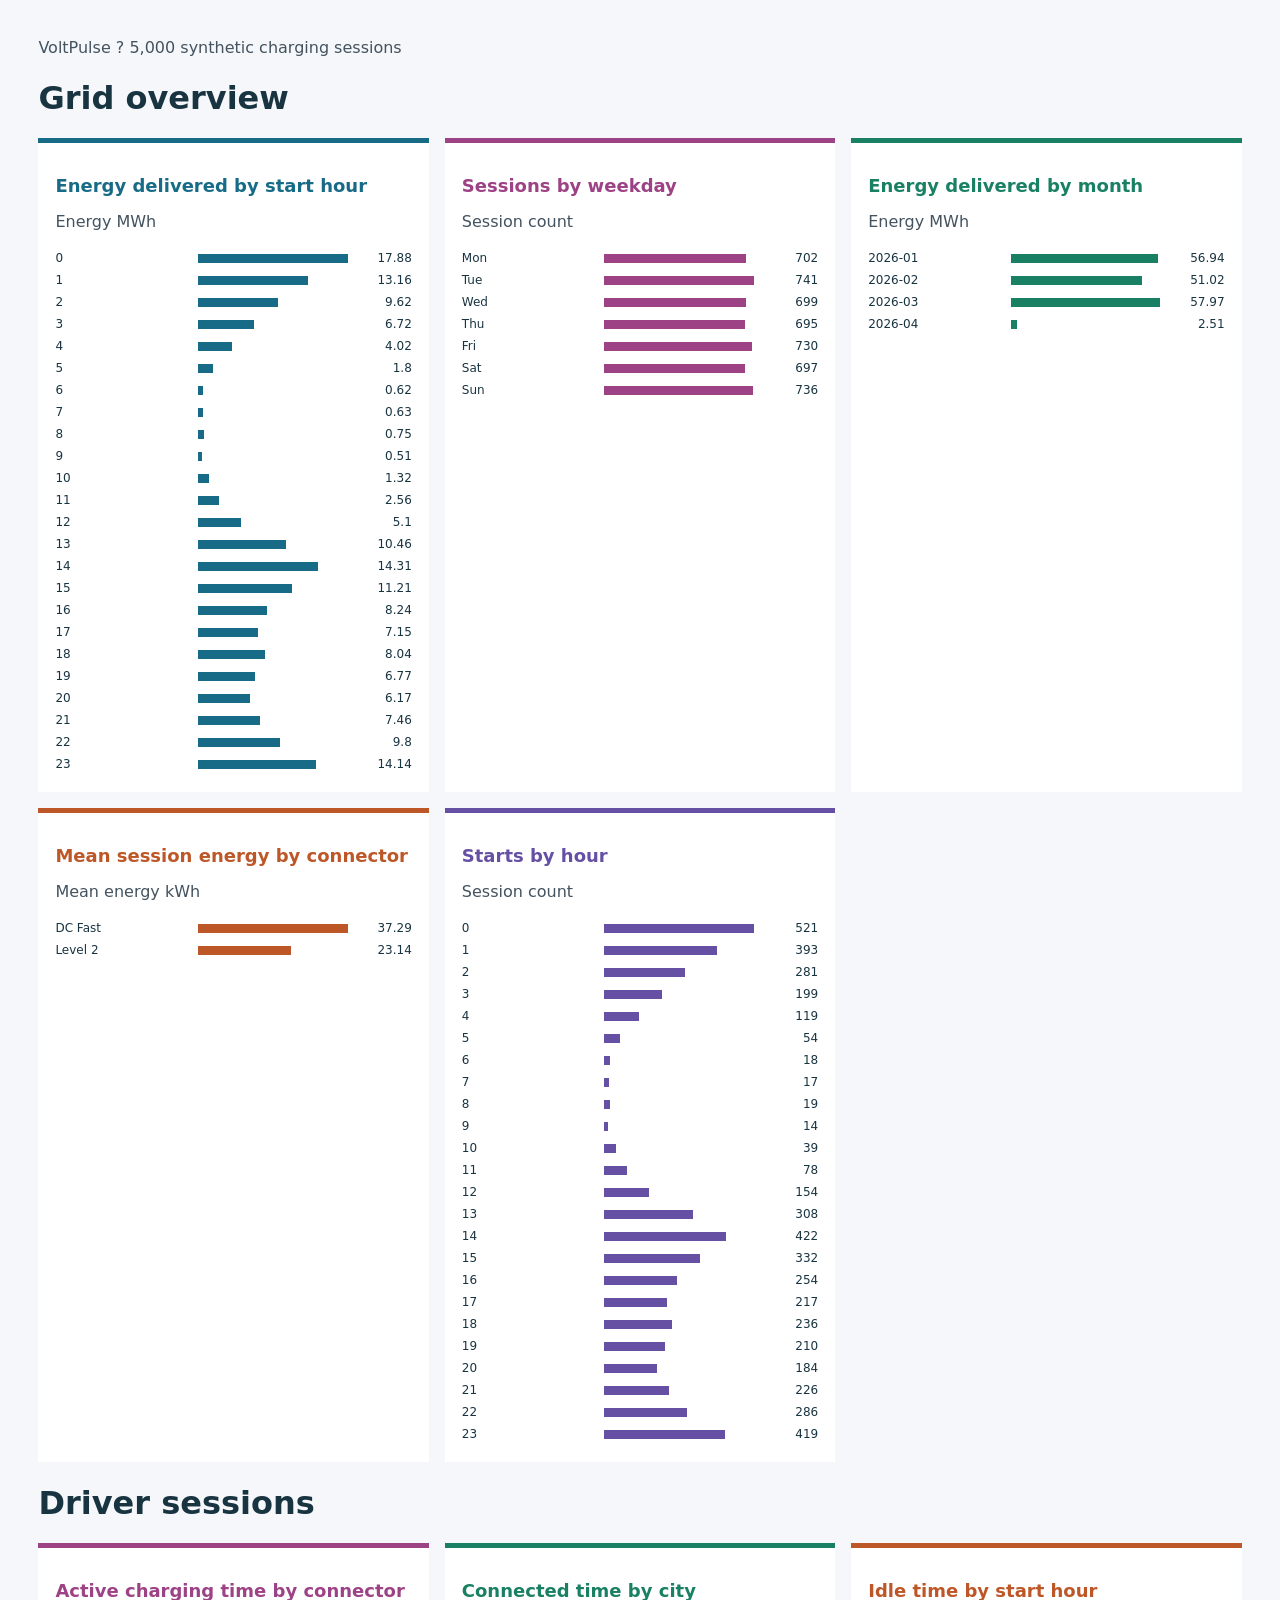
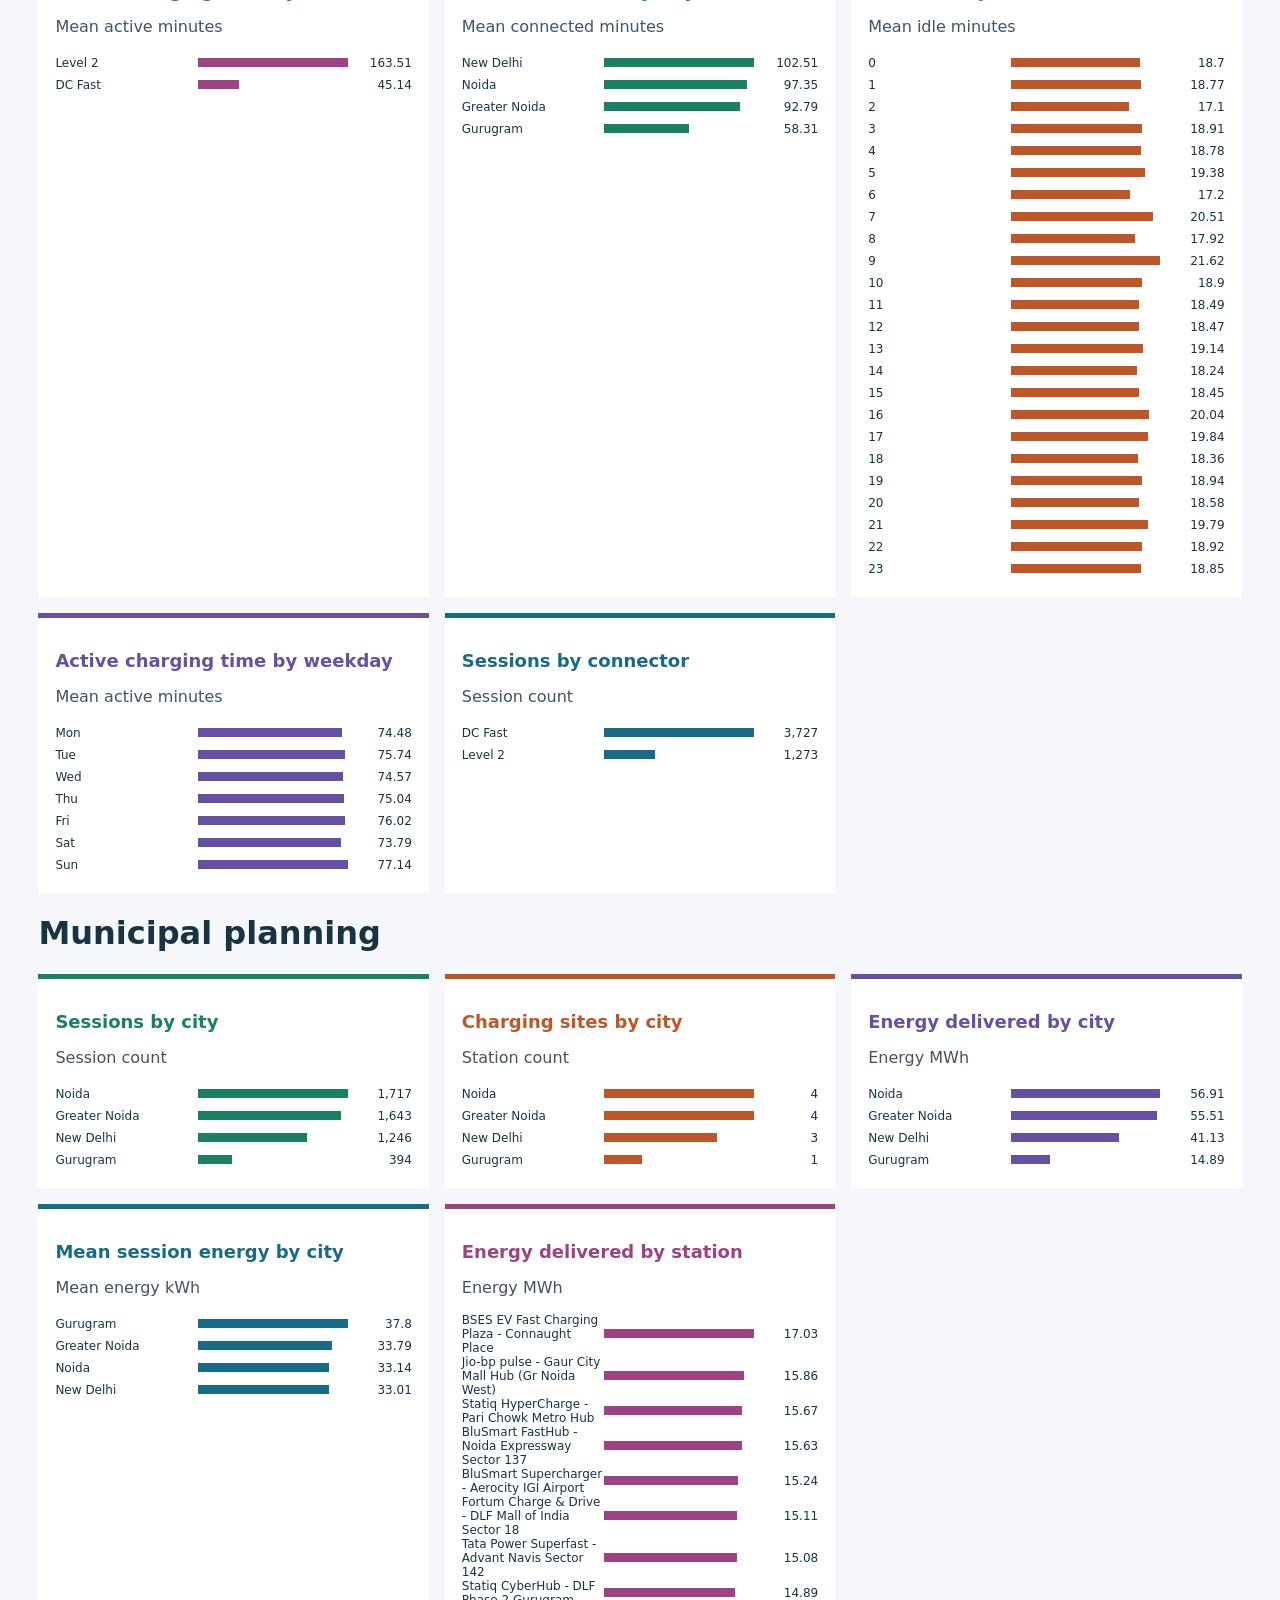
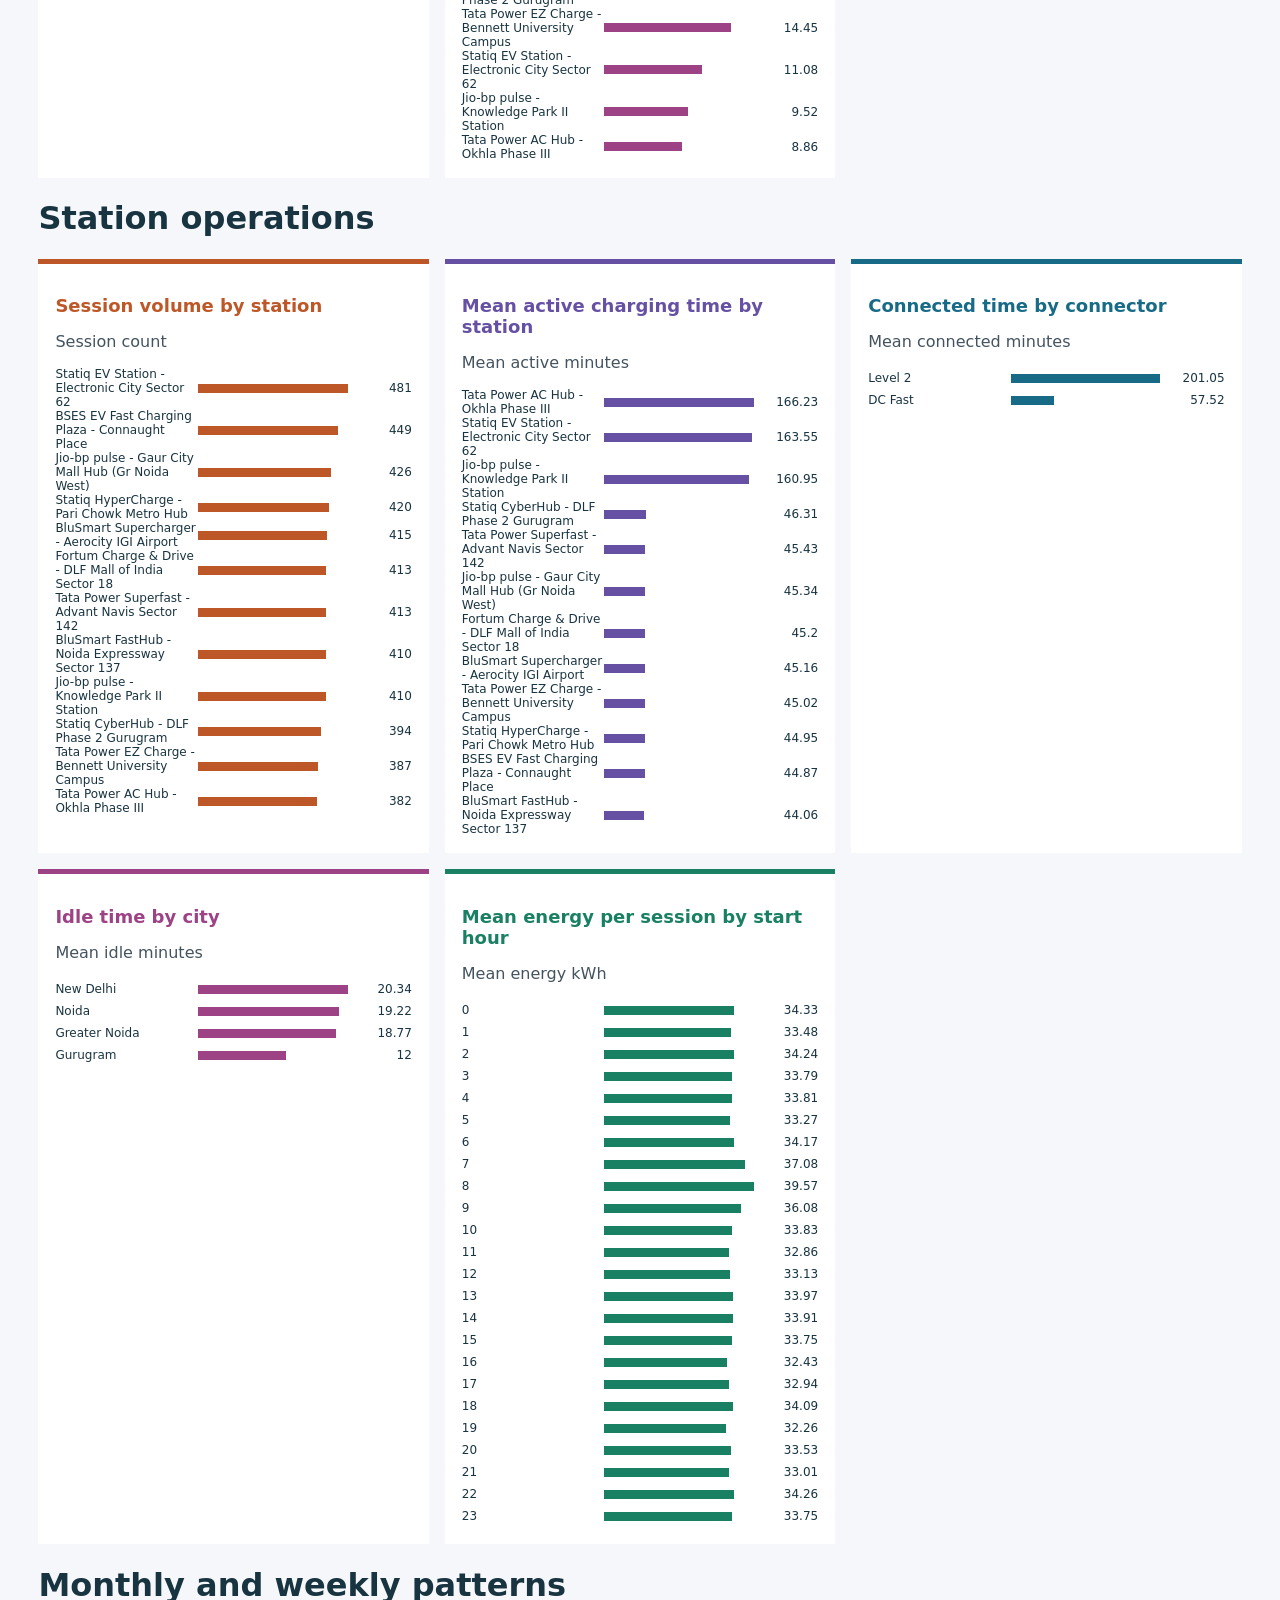
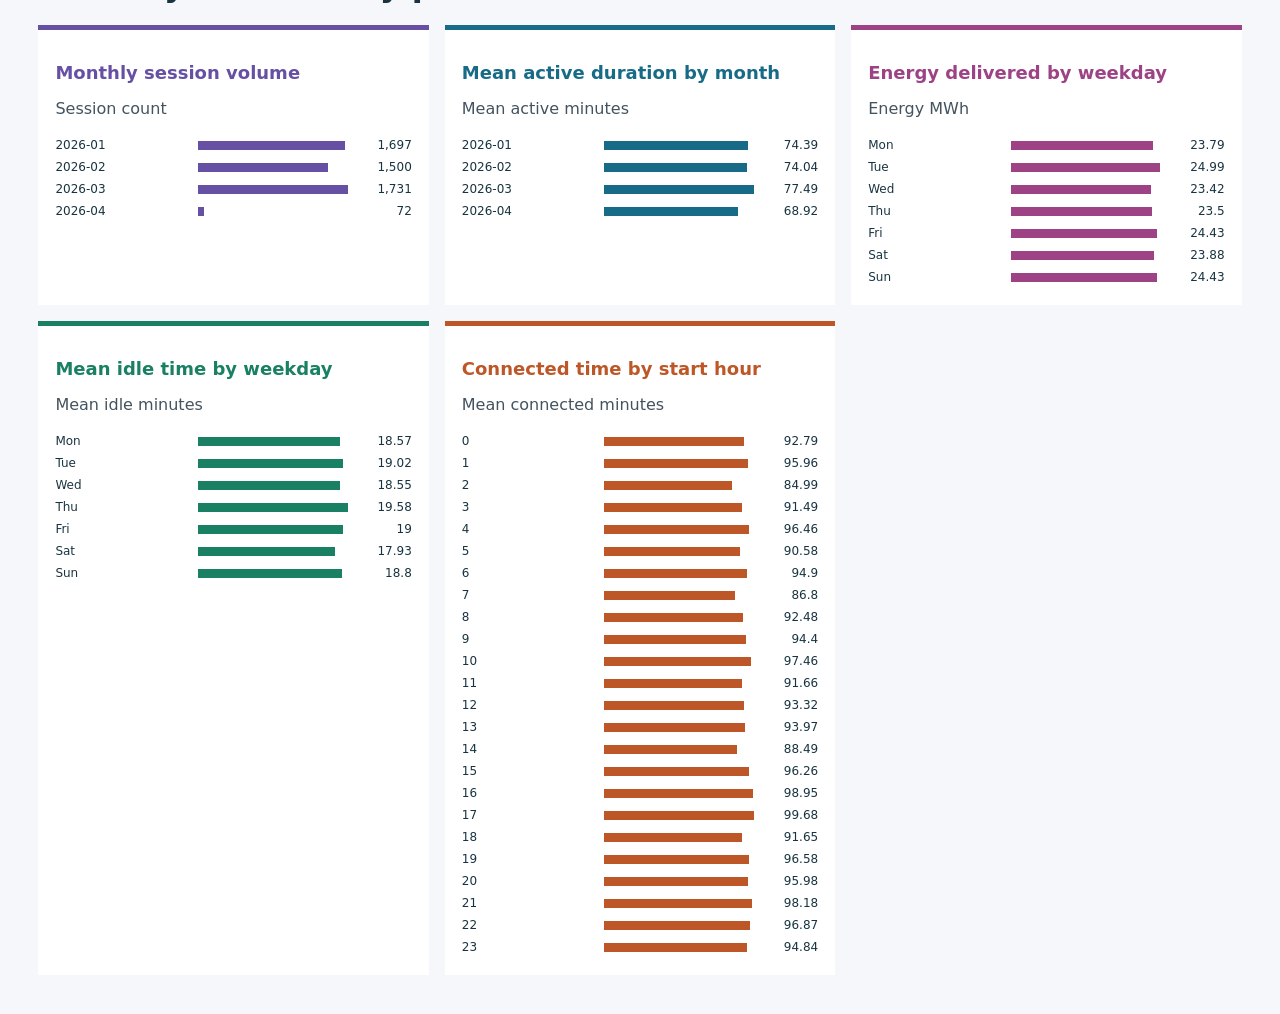
<file: PowerBI/Charts-preview.html>
<!doctype html><meta charset="utf-8"><meta name="viewport" content="width=device-width,initial-scale=1"><title>VoltPulse charts</title><style>body{margin:3vw;color:#193441;background:#f5f7fa;font:16px system-ui}main{display:grid;grid-template-columns:repeat(auto-fit,minmax(min(100%,380px),1fr));gap:16px}section{background:white;border-top:5px solid var(--c);padding:17px}h2{color:var(--c);font-size:18px}p{color:#43535f}section div{display:grid;grid-template-columns:40% 42% 18%;align-items:center;font-size:12px;min-height:22px}b{height:9px;background:var(--c)}span{text-align:right}</style><p>VoltPulse ? 5,000 synthetic charging sessions</p><h1>Grid overview</h1><main><section style="--c:#176B87"><h2>Energy delivered by start hour</h2><p>Energy MWh</p><div><label>0</label><b style="width:100%"></b><span>17.88</span></div><div><label>1</label><b style="width:73.5756872257066%"></b><span>13.16</span></div><div><label>2</label><b style="width:53.79485914969256%"></b><span>9.62</span></div><div><label>3</label><b style="width:37.59985551807449%"></b><span>6.72</span></div><div><label>4</label><b style="width:22.497133006683416%"></b><span>4.02</span></div><div><label>5</label><b style="width:10.045519634500987%"></b><span>1.8</span></div><div><label>6</label><b style="width:3.438994128464785%"></b><span>0.62</span></div><div><label>7</label><b style="width:3.524989949448101%"></b><span>0.63</span></div><div><label>8</label><b style="width:4.203898439941873%"></b><span>0.75</span></div><div><label>9</label><b style="width:2.8243308904481452%"></b><span>0.51</span></div><div><label>10</label><b style="width:7.378027676340358%"></b><span>1.32</span></div><div><label>11</label><b style="width:14.332059051954776%"></b><span>2.56</span></div><div><label>12</label><b style="width:28.529197482301814%"></b><span>5.1</span></div><div><label>13</label><b style="width:58.498014212235276%"></b><span>10.46</span></div><div><label>14</label><b style="width:80.00216946544485%"></b><span>14.31</span></div><div><label>15</label><b style="width:62.65209322662694%"></b><span>11.21</span></div><div><label>16</label><b style="width:46.0591492452441%"></b><span>8.24</span></div><div><label>17</label><b style="width:39.96535564975211%"></b><span>7.15</span></div><div><label>18</label><b style="width:44.98185309252269%"></b><span>8.04</span></div><div><label>19</label><b style="width:37.87433762809213%"></b><span>6.77</span></div><div><label>20</label><b style="width:34.499197353699486%"></b><span>6.17</span></div><div><label>21</label><b style="width:41.70752586444533%"></b><span>7.46</span></div><div><label>22</label><b style="width:54.780064849124294%"></b><span>9.8</span></div><div><label>23</label><b style="width:79.06969072257178%"></b><span>14.14</span></div></section><section style="--c:#9C4285"><h2>Sessions by weekday</h2><p>Session count</p><div><label>Mon</label><b style="width:94.73684210526316%"></b><span>702</span></div><div><label>Tue</label><b style="width:100%"></b><span>741</span></div><div><label>Wed</label><b style="width:94.33198380566802%"></b><span>699</span></div><div><label>Thu</label><b style="width:93.79217273954116%"></b><span>695</span></div><div><label>Fri</label><b style="width:98.51551956815115%"></b><span>730</span></div><div><label>Sat</label><b style="width:94.0620782726046%"></b><span>697</span></div><div><label>Sun</label><b style="width:99.32523616734143%"></b><span>736</span></div></section><section style="--c:#1A8063"><h2>Energy delivered by month</h2><p>Energy MWh</p><div><label>2026-01</label><b style="width:98.21131149101859%"></b><span>56.94</span></div><div><label>2026-02</label><b style="width:88.00465447460182%"></b><span>51.02</span></div><div><label>2026-03</label><b style="width:100%"></b><span>57.97</span></div><div><label>2026-04</label><b style="width:4.331900745019519%"></b><span>2.51</span></div></section><section style="--c:#BD5727"><h2>Mean session energy by connector</h2><p>Mean energy kWh</p><div><label>DC Fast</label><b style="width:100%"></b><span>37.29</span></div><div><label>Level 2</label><b style="width:62.06306281493518%"></b><span>23.14</span></div></section><section style="--c:#6650A4"><h2>Starts by hour</h2><p>Session count</p><div><label>0</label><b style="width:100%"></b><span>521</span></div><div><label>1</label><b style="width:75.43186180422265%"></b><span>393</span></div><div><label>2</label><b style="width:53.93474088291747%"></b><span>281</span></div><div><label>3</label><b style="width:38.1957773512476%"></b><span>199</span></div><div><label>4</label><b style="width:22.840690978886755%"></b><span>119</span></div><div><label>5</label><b style="width:10.36468330134357%"></b><span>54</span></div><div><label>6</label><b style="width:3.45489443378119%"></b><span>18</span></div><div><label>7</label><b style="width:3.2629558541266794%"></b><span>17</span></div><div><label>8</label><b style="width:3.6468330134357005%"></b><span>19</span></div><div><label>9</label><b style="width:2.6871401151631478%"></b><span>14</span></div><div><label>10</label><b style="width:7.485604606525912%"></b><span>39</span></div><div><label>11</label><b style="width:14.971209213051823%"></b><span>78</span></div><div><label>12</label><b style="width:29.558541266794627%"></b><span>154</span></div><div><label>13</label><b style="width:59.117082533589254%"></b><span>308</span></div><div><label>14</label><b style="width:80.99808061420346%"></b><span>422</span></div><div><label>15</label><b style="width:63.72360844529751%"></b><span>332</span></div><div><label>16</label><b style="width:48.75239923224568%"></b><span>254</span></div><div><label>17</label><b style="width:41.65067178502879%"></b><span>217</span></div><div><label>18</label><b style="width:45.297504798464495%"></b><span>236</span></div><div><label>19</label><b style="width:40.30710172744722%"></b><span>210</span></div><div><label>20</label><b style="width:35.31669865642994%"></b><span>184</span></div><div><label>21</label><b style="width:43.37811900191939%"></b><span>226</span></div><div><label>22</label><b style="width:54.89443378119002%"></b><span>286</span></div><div><label>23</label><b style="width:80.42226487523992%"></b><span>419</span></div></section></main><h1>Driver sessions</h1><main><section style="--c:#9C4285"><h2>Active charging time by connector</h2><p>Mean active minutes</p><div><label>Level 2</label><b style="width:100%"></b><span>163.51</span></div><div><label>DC Fast</label><b style="width:27.60776856570361%"></b><span>45.14</span></div></section><section style="--c:#1A8063"><h2>Connected time by city</h2><p>Mean connected minutes</p><div><label>New Delhi</label><b style="width:100%"></b><span>102.51</span></div><div><label>Noida</label><b style="width:94.96902636198293%"></b><span>97.35</span></div><div><label>Greater Noida</label><b style="width:90.51437625110297%"></b><span>92.79</span></div><div><label>Gurugram</label><b style="width:56.877607967383774%"></b><span>58.31</span></div></section><section style="--c:#BD5727"><h2>Idle time by start hour</h2><p>Mean idle minutes</p><div><label>0</label><b style="width:86.46659595968354%"></b><span>18.7</span></div><div><label>1</label><b style="width:86.7984482498765%"></b><span>18.77</span></div><div><label>2</label><b style="width:79.08756851365555%"></b><span>17.1</span></div><div><label>3</label><b style="width:87.43781674717619%"></b><span>18.91</span></div><div><label>4</label><b style="width:86.85618345650165%"></b><span>18.78</span></div><div><label>5</label><b style="width:89.63290865111078%"></b><span>19.38</span></div><div><label>6</label><b style="width:79.53780479299947%"></b><span>17.2</span></div><div><label>7</label><b style="width:94.8428606684324%"></b><span>20.51</span></div><div><label>8</label><b style="width:82.87313374447302%"></b><span>17.92</span></div><div><label>9</label><b style="width:99.99999999999999%"></b><span>21.62</span></div><div><label>10</label><b style="width:87.40090583438986%"></b><span>18.9</span></div><div><label>11</label><b style="width:85.52011784148152%"></b><span>18.49</span></div><div><label>12</label><b style="width:85.4084767599355%"></b><span>18.47</span></div><div><label>13</label><b style="width:88.50700190100932%"></b><span>19.14</span></div><div><label>14</label><b style="width:84.36804906577727%"></b><span>18.24</span></div><div><label>15</label><b style="width:85.33838701242131%"></b><span>18.45</span></div><div><label>16</label><b style="width:92.67384365431721%"></b><span>20.04</span></div><div><label>17</label><b style="width:91.76673937900752%"></b><span>19.84</span></div><div><label>18</label><b style="width:84.92569103169194%"></b><span>18.36</span></div><div><label>19</label><b style="width:87.60353693854428%"></b><span>18.94</span></div><div><label>20</label><b style="width:85.92238517852485%"></b><span>18.58</span></div><div><label>21</label><b style="width:91.52101824726091%"></b><span>19.79</span></div><div><label>22</label><b style="width:87.50078833326818%"></b><span>18.92</span></div><div><label>23</label><b style="width:87.16303299652165%"></b><span>18.85</span></div></section><section style="--c:#6650A4"><h2>Active charging time by weekday</h2><p>Mean active minutes</p><div><label>Mon</label><b style="width:96.55136689015421%"></b><span>74.48</span></div><div><label>Tue</label><b style="width:98.17962198241358%"></b><span>75.74</span></div><div><label>Wed</label><b style="width:96.66748837921007%"></b><span>74.57</span></div><div><label>Thu</label><b style="width:97.28103478204211%"></b><span>75.04</span></div><div><label>Fri</label><b style="width:98.5493126982342%"></b><span>76.02</span></div><div><label>Sat</label><b style="width:95.66050237049029%"></b><span>73.79</span></div><div><label>Sun</label><b style="width:100%"></b><span>77.14</span></div></section><section style="--c:#176B87"><h2>Sessions by connector</h2><p>Session count</p><div><label>DC Fast</label><b style="width:100%"></b><span>3,727</span></div><div><label>Level 2</label><b style="width:34.15615776764154%"></b><span>1,273</span></div></section></main><h1>Municipal planning</h1><main><section style="--c:#1A8063"><h2>Sessions by city</h2><p>Session count</p><div><label>Noida</label><b style="width:100%"></b><span>1,717</span></div><div><label>Greater Noida</label><b style="width:95.69015725101922%"></b><span>1,643</span></div><div><label>New Delhi</label><b style="width:72.56843331391963%"></b><span>1,246</span></div><div><label>Gurugram</label><b style="width:22.94700058241118%"></b><span>394</span></div></section><section style="--c:#BD5727"><h2>Charging sites by city</h2><p>Station count</p><div><label>Noida</label><b style="width:100%"></b><span>4</span></div><div><label>Greater Noida</label><b style="width:100%"></b><span>4</span></div><div><label>New Delhi</label><b style="width:75%"></b><span>3</span></div><div><label>Gurugram</label><b style="width:25%"></b><span>1</span></div></section><section style="--c:#6650A4"><h2>Energy delivered by city</h2><p>Energy MWh</p><div><label>Noida</label><b style="width:100%"></b><span>56.91</span></div><div><label>Greater Noida</label><b style="width:97.55013272779607%"></b><span>55.51</span></div><div><label>New Delhi</label><b style="width:72.28229601338636%"></b><span>41.13</span></div><div><label>Gurugram</label><b style="width:26.170325980029514%"></b><span>14.89</span></div></section><section style="--c:#176B87"><h2>Mean session energy by city</h2><p>Mean energy kWh</p><div><label>Gurugram</label><b style="width:100%"></b><span>37.8</span></div><div><label>Greater Noida</label><b style="width:89.3876234301174%"></b><span>33.79</span></div><div><label>Noida</label><b style="width:87.68328143838161%"></b><span>33.14</span></div><div><label>New Delhi</label><b style="width:87.33754629836358%"></b><span>33.01</span></div></section><section style="--c:#9C4285"><h2>Energy delivered by station</h2><p>Energy MWh</p><div><label>BSES EV Fast Charging Plaza - Connaught Place</label><b style="width:100%"></b><span>17.03</span></div><div><label>Jio-bp pulse - Gaur City Mall Hub (Gr Noida West)</label><b style="width:93.11933231400131%"></b><span>15.86</span></div><div><label>Statiq HyperCharge - Pari Chowk Metro Hub</label><b style="width:92.0354699379241%"></b><span>15.67</span></div><div><label>BluSmart FastHub - Noida Expressway Sector 137</label><b style="width:91.7928501135593%"></b><span>15.63</span></div><div><label>BluSmart Supercharger - Aerocity IGI Airport</label><b style="width:89.49130866737602%"></b><span>15.24</span></div><div><label>Fortum Charge &amp; Drive - DLF Mall of India Sector 18</label><b style="width:88.73679154658981%"></b><span>15.11</span></div><div><label>Tata Power Superfast - Advant Navis Sector 142</label><b style="width:88.56821421944773%"></b><span>15.08</span></div><div><label>Statiq CyberHub - DLF Phase 2 Gurugram</label><b style="width:87.44454152369008%"></b><span>14.89</span></div><div><label>Tata Power EZ Charge - Bennett University Campus</label><b style="width:84.87243082516574%"></b><span>14.45</span></div><div><label>Statiq EV Station - Electronic City Sector 62</label><b style="width:65.03837761791014%"></b><span>11.08</span></div><div><label>Jio-bp pulse - Knowledge Park II Station</label><b style="width:55.92310619138548%"></b><span>9.52</span></div><div><label>Tata Power AC Hub - Okhla Phase III</label><b style="width:52.03003271727162%"></b><span>8.86</span></div></section></main><h1>Station operations</h1><main><section style="--c:#BD5727"><h2>Session volume by station</h2><p>Session count</p><div><label>Statiq EV Station - Electronic City Sector 62</label><b style="width:100%"></b><span>481</span></div><div><label>BSES EV Fast Charging Plaza - Connaught Place</label><b style="width:93.34719334719335%"></b><span>449</span></div><div><label>Jio-bp pulse - Gaur City Mall Hub (Gr Noida West)</label><b style="width:88.56548856548856%"></b><span>426</span></div><div><label>Statiq HyperCharge - Pari Chowk Metro Hub</label><b style="width:87.31808731808732%"></b><span>420</span></div><div><label>BluSmart Supercharger - Aerocity IGI Airport</label><b style="width:86.27858627858627%"></b><span>415</span></div><div><label>Fortum Charge &amp; Drive - DLF Mall of India Sector 18</label><b style="width:85.86278586278586%"></b><span>413</span></div><div><label>Tata Power Superfast - Advant Navis Sector 142</label><b style="width:85.86278586278586%"></b><span>413</span></div><div><label>BluSmart FastHub - Noida Expressway Sector 137</label><b style="width:85.23908523908524%"></b><span>410</span></div><div><label>Jio-bp pulse - Knowledge Park II Station</label><b style="width:85.23908523908524%"></b><span>410</span></div><div><label>Statiq CyberHub - DLF Phase 2 Gurugram</label><b style="width:81.91268191268192%"></b><span>394</span></div><div><label>Tata Power EZ Charge - Bennett University Campus</label><b style="width:80.45738045738045%"></b><span>387</span></div><div><label>Tata Power AC Hub - Okhla Phase III</label><b style="width:79.41787941787942%"></b><span>382</span></div></section><section style="--c:#6650A4"><h2>Mean active charging time by station</h2><p>Mean active minutes</p><div><label>Tata Power AC Hub - Okhla Phase III</label><b style="width:100%"></b><span>166.23</span></div><div><label>Statiq EV Station - Electronic City Sector 62</label><b style="width:98.38513424803492%"></b><span>163.55</span></div><div><label>Jio-bp pulse - Knowledge Park II Station</label><b style="width:96.82097510443359%"></b><span>160.95</span></div><div><label>Statiq CyberHub - DLF Phase 2 Gurugram</label><b style="width:27.857017056077567%"></b><span>46.31</span></div><div><label>Tata Power Superfast - Advant Navis Sector 142</label><b style="width:27.32690752299685%"></b><span>45.43</span></div><div><label>Jio-bp pulse - Gaur City Mall Hub (Gr Noida West)</label><b style="width:27.27838604862797%"></b><span>45.34</span></div><div><label>Fortum Charge &amp; Drive - DLF Mall of India Sector 18</label><b style="width:27.193438771526644%"></b><span>45.2</span></div><div><label>BluSmart Supercharger - Aerocity IGI Airport</label><b style="width:27.16585747471736%"></b><span>45.16</span></div><div><label>Tata Power EZ Charge - Bennett University Campus</label><b style="width:27.08475256105888%"></b><span>45.02</span></div><div><label>Statiq HyperCharge - Pari Chowk Metro Hub</label><b style="width:27.03833967284984%"></b><span>44.95</span></div><div><label>BSES EV Fast Charging Plaza - Connaught Place</label><b style="width:26.995686553198137%"></b><span>44.87</span></div><div><label>BluSmart FastHub - Noida Expressway Sector 137</label><b style="width:26.504515334335984%"></b><span>44.06</span></div></section><section style="--c:#176B87"><h2>Connected time by connector</h2><p>Mean connected minutes</p><div><label>Level 2</label><b style="width:100%"></b><span>201.05</span></div><div><label>DC Fast</label><b style="width:28.610593254682048%"></b><span>57.52</span></div></section><section style="--c:#9C4285"><h2>Idle time by city</h2><p>Mean idle minutes</p><div><label>New Delhi</label><b style="width:100%"></b><span>20.34</span></div><div><label>Noida</label><b style="width:94.49845279687577%"></b><span>19.22</span></div><div><label>Greater Noida</label><b style="width:92.3097036928315%"></b><span>18.77</span></div><div><label>Gurugram</label><b style="width:59.002026677341945%"></b><span>12</span></div></section><section style="--c:#1A8063"><h2>Mean energy per session by start hour</h2><p>Mean energy kWh</p><div><label>0</label><b style="width:86.74883719327256%"></b><span>34.33</span></div><div><label>1</label><b style="width:84.61418238743074%"></b><span>33.48</span></div><div><label>2</label><b style="width:86.5238508949573%"></b><span>34.24</span></div><div><label>3</label><b style="width:85.39540156057267%"></b><span>33.79</span></div><div><label>4</label><b style="width:85.44400562645755%"></b><span>33.81</span></div><div><label>5</label><b style="width:84.07754698903196%"></b><span>33.27</span></div><div><label>6</label><b style="width:86.34959692018946%"></b><span>34.17</span></div><div><label>7</label><b style="width:93.71526704716601%"></b><span>37.08</span></div><div><label>8</label><b style="width:100%"></b><span>39.57</span></div><div><label>9</label><b style="width:91.17776152158008%"></b><span>36.08</span></div><div><label>10</label><b style="width:85.5021545145905%"></b><span>33.83</span></div><div><label>11</label><b style="width:83.04535990710089%"></b><span>32.86</span></div><div><label>12</label><b style="width:83.72790407039261%"></b><span>33.13</span></div><div><label>13</label><b style="width:85.84041183263108%"></b><span>33.97</span></div><div><label>14</label><b style="width:85.68221767034679%"></b><span>33.91</span></div><div><label>15</label><b style="width:85.2901517621994%"></b><span>33.75</span></div><div><label>16</label><b style="width:81.95653346417419%"></b><span>32.43</span></div><div><label>17</label><b style="width:83.23870857414997%"></b><span>32.94</span></div><div><label>18</label><b style="width:86.14433549786234%"></b><span>34.09</span></div><div><label>19</label><b style="width:81.51304876542622%"></b><span>32.26</span></div><div><label>20</label><b style="width:84.74079878329108%"></b><span>33.53</span></div><div><label>21</label><b style="width:83.40793594090329%"></b><span>33.01</span></div><div><label>22</label><b style="width:86.56810171274489%"></b><span>34.26</span></div><div><label>23</label><b style="width:85.28986019052762%"></b><span>33.75</span></div></section></main><h1>Monthly and weekly patterns</h1><main><section style="--c:#6650A4"><h2>Monthly session volume</h2><p>Session count</p><div><label>2026-01</label><b style="width:98.03581744656267%"></b><span>1,697</span></div><div><label>2026-02</label><b style="width:86.65511265164645%"></b><span>1,500</span></div><div><label>2026-03</label><b style="width:100%"></b><span>1,731</span></div><div><label>2026-04</label><b style="width:4.15944540727903%"></b><span>72</span></div></section><section style="--c:#176B87"><h2>Mean active duration by month</h2><p>Mean active minutes</p><div><label>2026-01</label><b style="width:96.00330127870062%"></b><span>74.39</span></div><div><label>2026-02</label><b style="width:95.55311011719256%"></b><span>74.04</span></div><div><label>2026-03</label><b style="width:100%"></b><span>77.49</span></div><div><label>2026-04</label><b style="width:88.94686515330348%"></b><span>68.92</span></div></section><section style="--c:#9C4285"><h2>Energy delivered by weekday</h2><p>Energy MWh</p><div><label>Mon</label><b style="width:95.19408554555754%"></b><span>23.79</span></div><div><label>Tue</label><b style="width:100%"></b><span>24.99</span></div><div><label>Wed</label><b style="width:93.7434465712462%"></b><span>23.42</span></div><div><label>Thu</label><b style="width:94.0556499160361%"></b><span>23.5</span></div><div><label>Fri</label><b style="width:97.77075365831408%"></b><span>24.43</span></div><div><label>Sat</label><b style="width:95.58637078919705%"></b><span>23.88</span></div><div><label>Sun</label><b style="width:97.77499587784341%"></b><span>24.43</span></div></section><section style="--c:#1A8063"><h2>Mean idle time by weekday</h2><p>Mean idle minutes</p><div><label>Mon</label><b style="width:94.84047925273065%"></b><span>18.57</span></div><div><label>Tue</label><b style="width:97.10143080312305%"></b><span>19.02</span></div><div><label>Wed</label><b style="width:94.72718219737533%"></b><span>18.55</span></div><div><label>Thu</label><b style="width:100%"></b><span>19.58</span></div><div><label>Fri</label><b style="width:97.03434573575682%"></b><span>19</span></div><div><label>Sat</label><b style="width:91.56683953860282%"></b><span>17.93</span></div><div><label>Sun</label><b style="width:95.97939098219467%"></b><span>18.8</span></div></section><section style="--c:#BD5727"><h2>Connected time by start hour</h2><p>Mean connected minutes</p><div><label>0</label><b style="width:93.08812059787743%"></b><span>92.79</span></div><div><label>1</label><b style="width:96.26376694332016%"></b><span>95.96</span></div><div><label>2</label><b style="width:85.26378879882301%"></b><span>84.99</span></div><div><label>3</label><b style="width:91.78137959711714%"></b><span>91.49</span></div><div><label>4</label><b style="width:96.7669735783906%"></b><span>96.46</span></div><div><label>5</label><b style="width:90.86558110749117%"></b><span>90.58</span></div><div><label>6</label><b style="width:95.20081146238385%"></b><span>94.9</span></div><div><label>7</label><b style="width:87.07143495421616%"></b><span>86.8</span></div><div><label>8</label><b style="width:92.77792276558287%"></b><span>92.48</span></div><div><label>9</label><b style="width:94.70463469861562%"></b><span>94.4</span></div><div><label>10</label><b style="width:97.76595517946657%"></b><span>97.46</span></div><div><label>11</label><b style="width:91.955733604964%"></b><span>91.66</span></div><div><label>12</label><b style="width:93.61299080981509%"></b><span>93.32</span></div><div><label>13</label><b style="width:94.26795760059825%"></b><span>93.97</span></div><div><label>14</label><b style="width:88.7715088026631%"></b><span>88.49</span></div><div><label>15</label><b style="width:96.56619254109505%"></b><span>96.26</span></div><div><label>16</label><b style="width:99.26046677167156%"></b><span>98.95</span></div><div><label>17</label><b style="width:99.99999999999999%"></b><span>99.68</span></div><div><label>18</label><b style="width:91.94111858868641%"></b><span>91.65</span></div><div><label>19</label><b style="width:96.89190480285099%"></b><span>96.58</span></div><div><label>20</label><b style="width:96.28939668289618%"></b><span>95.98</span></div><div><label>21</label><b style="width:98.49404825467971%"></b><span>98.18</span></div><div><label>22</label><b style="width:97.18131548866164%"></b><span>96.87</span></div><div><label>23</label><b style="width:95.13749743390069%"></b><span>94.84</span></div></section></main>
</file>
